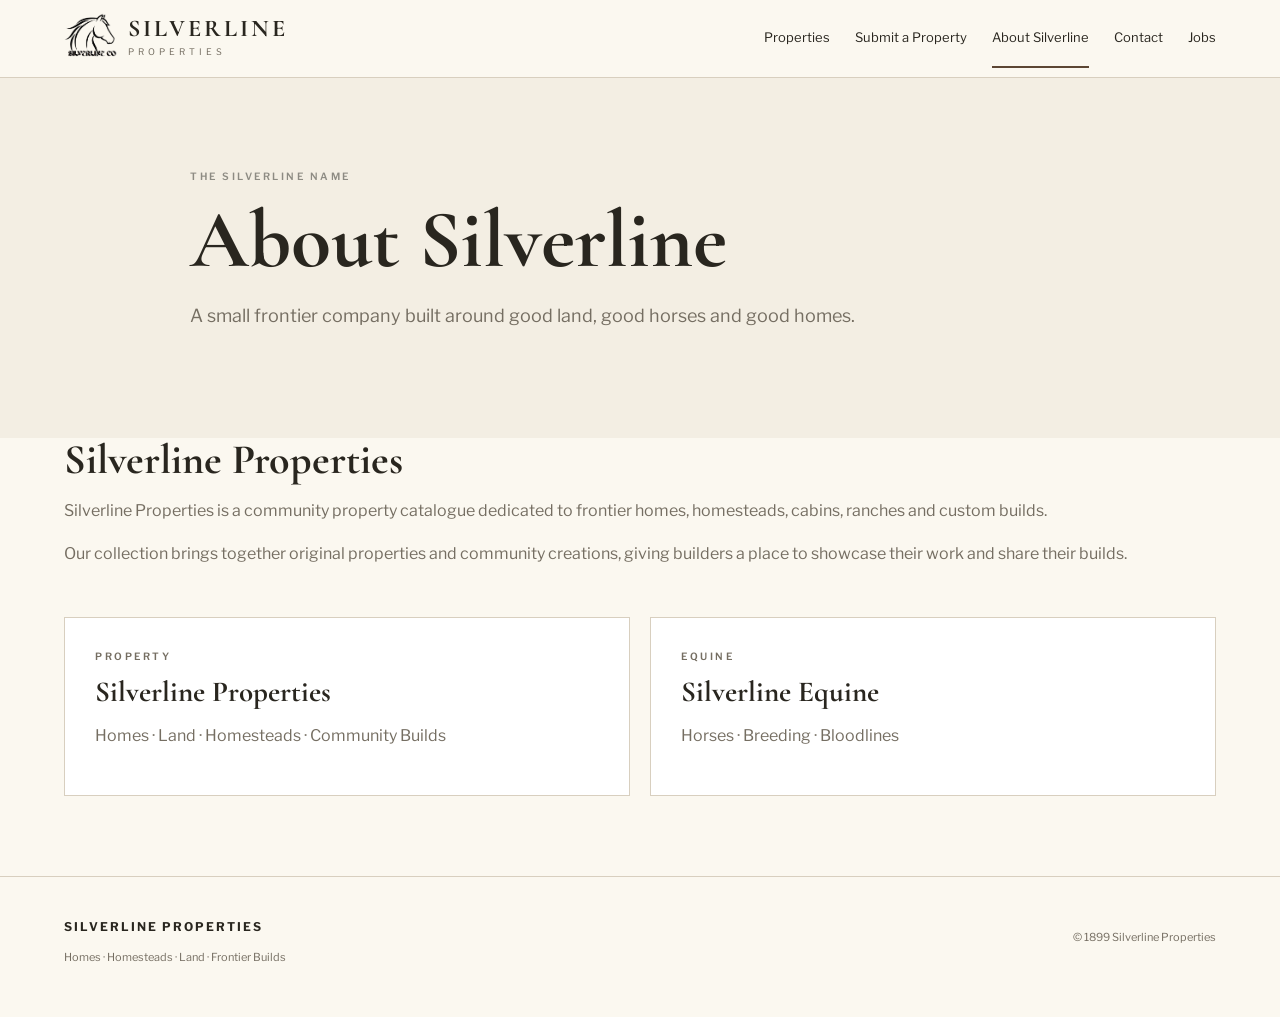
<file: about.html>
<!doctype html><html lang="en"><head><meta charset="utf-8"><meta name="viewport" content="width=device-width,initial-scale=1"><title>About Silverline | Silverline Properties</title><link rel="stylesheet" href="style.css"></head><body><header class="site-header"><a class="brand" href="index.html"><img src="assets/silverline-logo.png" alt="Silverline Co logo"><span class="brand-text"><b>SILVERLINE</b><small>PROPERTIES</small></span></a><nav><a href="index.html">Properties</a><a href="submit.html">Submit a Property</a><a class="active" href="about.html">About Silverline</a><a class="" href="contact.html">Contact</a><a class="" href="jobs.html">Jobs</a></nav></header><main><section class="page-hero"><div><p class="eyebrow">THE SILVERLINE NAME</p><h1>About Silverline</h1><p>A small frontier company built around good land, good horses and good homes.</p></div></section><section class="wrap prose"><h2>Silverline Properties</h2><p>Silverline Properties is a community property catalogue dedicated to frontier homes, homesteads, cabins, ranches and custom builds.</p><p>Our collection brings together original properties and community creations, giving builders a place to showcase their work and share their builds.</p><div class="company-grid"><div class="company"><p class="eyebrow">PROPERTY</p><h3>Silverline Properties</h3><p>Homes · Land · Homesteads · Community Builds</p></div><div class="company"><p class="eyebrow">EQUINE</p><h3>Silverline Equine</h3><p>Horses · Breeding · Bloodlines</p></div></div></section></main><footer><div><b>SILVERLINE PROPERTIES</b><p>Homes · Homesteads · Land · Frontier Builds</p></div><p>© 1899 Silverline Properties</p></footer></body></html>
</file>
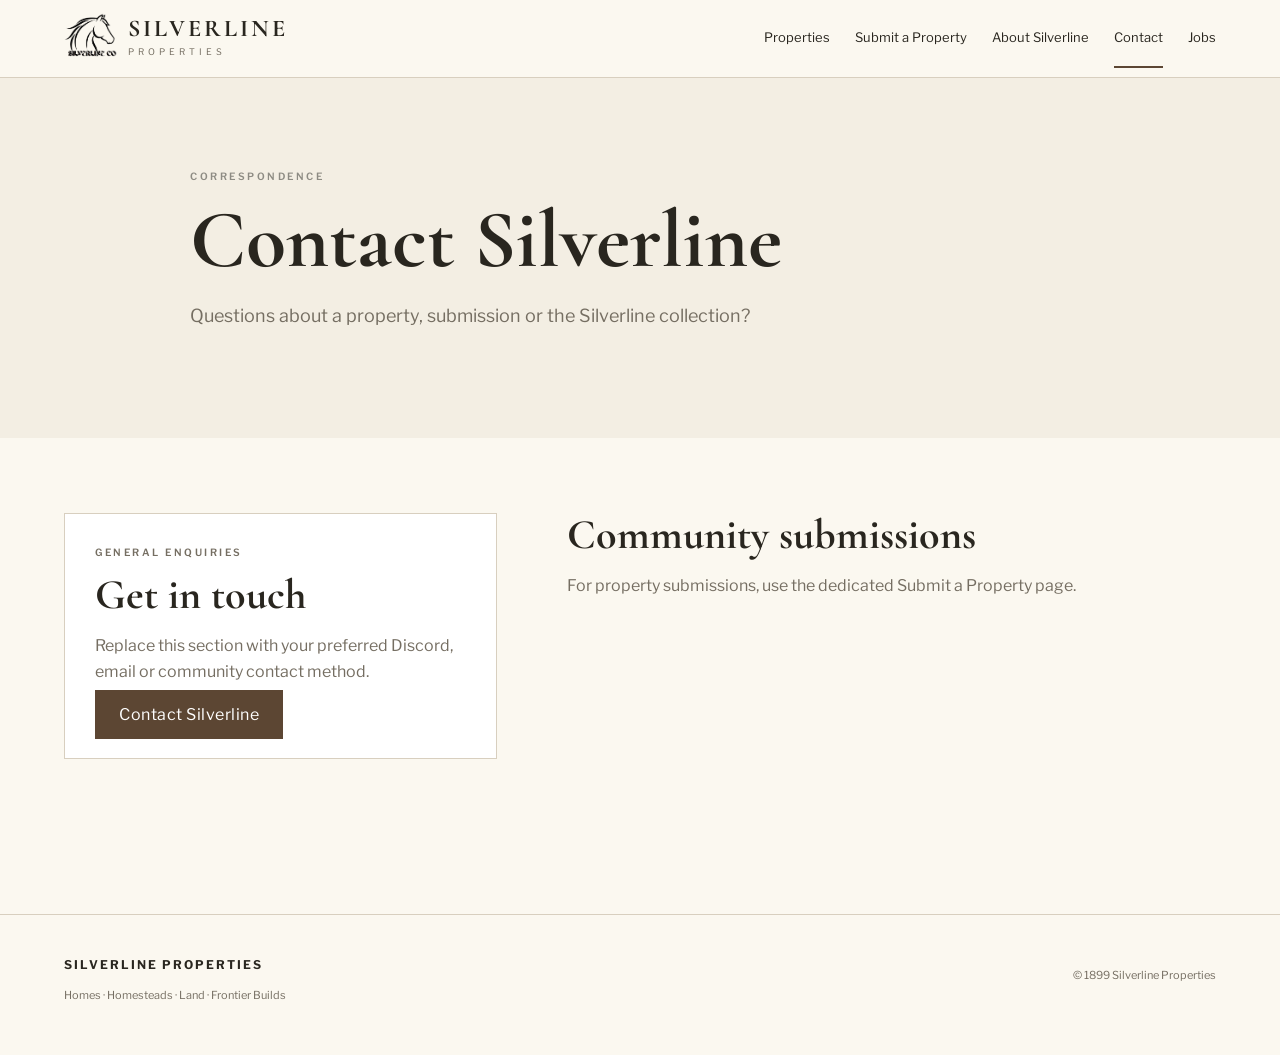
<file: contact.html>
<!doctype html><html lang="en"><head><meta charset="utf-8"><meta name="viewport" content="width=device-width,initial-scale=1"><title>Contact | Silverline Properties</title><link rel="stylesheet" href="style.css"></head><body><header class="site-header"><a class="brand" href="index.html"><img src="assets/silverline-logo.png" alt="Silverline Co logo"><span class="brand-text"><b>SILVERLINE</b><small>PROPERTIES</small></span></a><nav><a href="index.html">Properties</a><a href="submit.html">Submit a Property</a><a class="" href="about.html">About Silverline</a><a class="active" href="contact.html">Contact</a><a class="" href="jobs.html">Jobs</a></nav></header><main><section class="page-hero"><div><p class="eyebrow">CORRESPONDENCE</p><h1>Contact Silverline</h1><p>Questions about a property, submission or the Silverline collection?</p></div></section><section class="wrap contact"><div class="side-card"><p class="eyebrow">GENERAL ENQUIRIES</p><h2>Get in touch</h2><p>Replace this section with your preferred Discord, email or community contact method.</p><a class="button" href="#">Contact Silverline</a></div><div><h2>Community submissions</h2><p>For property submissions, use the dedicated <a class="text-link" href="submit.html">Submit a Property</a> page.</p></div></section></main><footer><div><b>SILVERLINE PROPERTIES</b><p>Homes · Homesteads · Land · Frontier Builds</p></div><p>© 1899 Silverline Properties</p></footer></body></html>
</file>
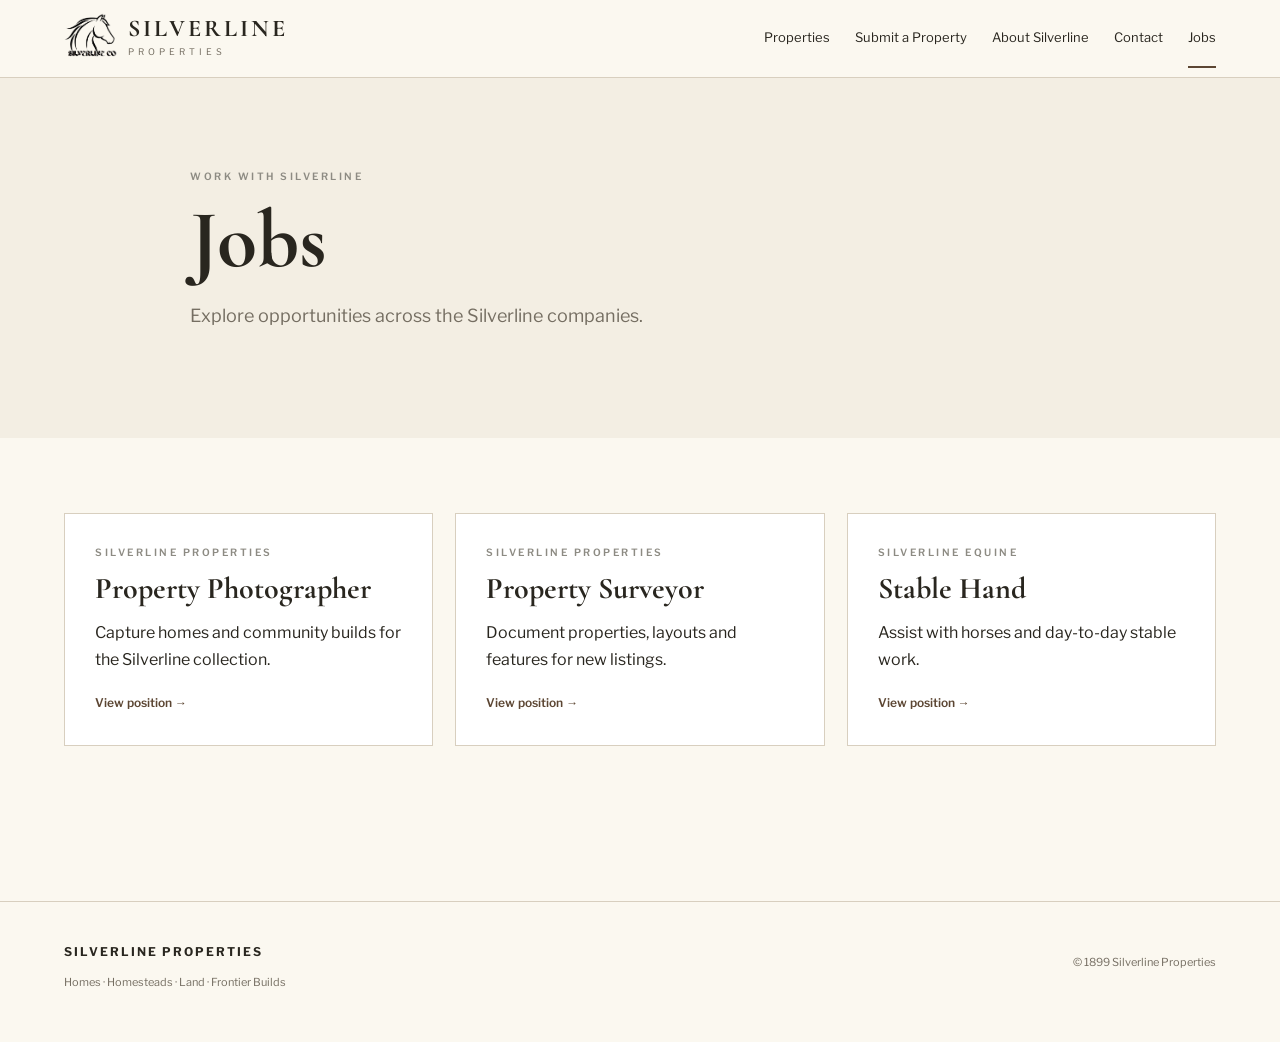
<file: jobs.html>
<!doctype html><html lang="en"><head><meta charset="utf-8"><meta name="viewport" content="width=device-width,initial-scale=1"><title>Jobs | Silverline Properties</title><link rel="stylesheet" href="style.css"></head><body><header class="site-header"><a class="brand" href="index.html"><img src="assets/silverline-logo.png" alt="Silverline Co logo"><span class="brand-text"><b>SILVERLINE</b><small>PROPERTIES</small></span></a><nav><a href="index.html">Properties</a><a href="submit.html">Submit a Property</a><a class="" href="about.html">About Silverline</a><a class="" href="contact.html">Contact</a><a class="active" href="jobs.html">Jobs</a></nav></header><main><section class="page-hero"><div><p class="eyebrow">WORK WITH SILVERLINE</p><h1>Jobs</h1><p>Explore opportunities across the Silverline companies.</p></div></section><section class="wrap jobs"><article><p class="eyebrow">SILVERLINE PROPERTIES</p><h2>Property Photographer</h2><p>Capture homes and community builds for the Silverline collection.</p><a href="#">View position →</a></article><article><p class="eyebrow">SILVERLINE PROPERTIES</p><h2>Property Surveyor</h2><p>Document properties, layouts and features for new listings.</p><a href="#">View position →</a></article><article><p class="eyebrow">SILVERLINE EQUINE</p><h2>Stable Hand</h2><p>Assist with horses and day-to-day stable work.</p><a href="#">View position →</a></article></section></main><footer><div><b>SILVERLINE PROPERTIES</b><p>Homes · Homesteads · Land · Frontier Builds</p></div><p>© 1899 Silverline Properties</p></footer></body></html>
</file>
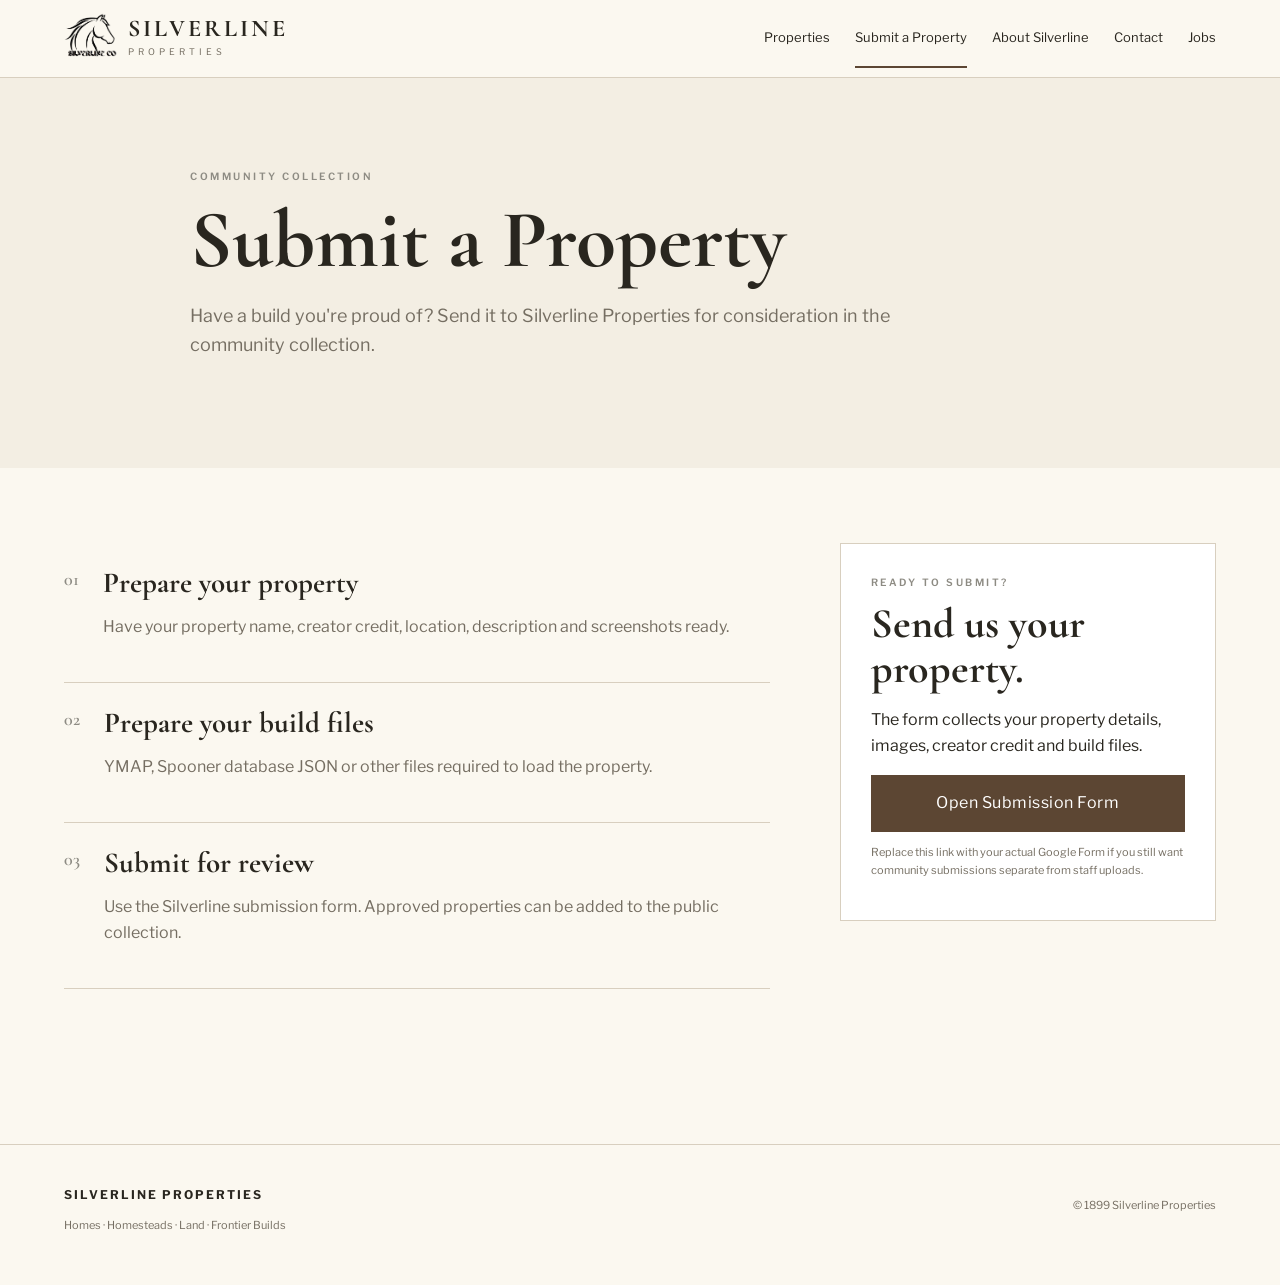
<file: submit.html>
<!doctype html><html lang="en"><head><meta charset="utf-8"><meta name="viewport" content="width=device-width,initial-scale=1"><title>Submit a Property | Silverline Properties</title><link rel="stylesheet" href="style.css"></head>
<body><header class="site-header"><a class="brand" href="index.html"><img src="assets/silverline-logo.png" alt="Silverline Co logo"><span class="brand-text"><b>SILVERLINE</b><small>PROPERTIES</small></span></a><nav><a href="index.html">Properties</a><a class="active" href="submit.html">Submit a Property</a><a href="about.html">About Silverline</a><a href="contact.html">Contact</a><a href="jobs.html">Jobs</a></nav></header><main><section class="page-hero"><div><p class="eyebrow">COMMUNITY COLLECTION</p><h1>Submit a Property</h1><p>Have a build you're proud of? Send it to Silverline Properties for consideration in the community collection.</p></div></section><section class="wrap submit-layout"><div><div class="step"><span>01</span><div><h3>Prepare your property</h3><p>Have your property name, creator credit, location, description and screenshots ready.</p></div></div><div class="step"><span>02</span><div><h3>Prepare your build files</h3><p>YMAP, Spooner database JSON or other files required to load the property.</p></div></div><div class="step"><span>03</span><div><h3>Submit for review</h3><p>Use the Silverline submission form. Approved properties can be added to the public collection.</p></div></div></div><aside class="side-card"><p class="eyebrow">READY TO SUBMIT?</p><h2>Send us your property.</h2><p>The form collects your property details, images, creator credit and build files.</p><a class="button full" href="https://forms.google.com/" target="_blank" rel="noopener">Open Submission Form</a><p class="small">Replace this link with your actual Google Form if you still want community submissions separate from staff uploads.</p></aside></section></main><footer><div><b>SILVERLINE PROPERTIES</b><p>Homes · Homesteads · Land · Frontier Builds</p></div><p>© 1899 Silverline Properties</p></footer></body></html>
</file>
<file: style.css>
@import url('https://fonts.googleapis.com/css2?family=Cormorant+Garamond:wght@500;600;700&family=Libre+Franklin:wght@400;500;600&display=swap');
:root{--ink:#29261f;--muted:#756e62;--cream:#f3eee3;--paper:#fbf8f0;--line:#d8cfbf;--silver:#8d8b83;--green:#33483d;--brown:#5c4633;--danger:#8a3f35;--success:#365f48}*{box-sizing:border-box}body{margin:0;color:var(--ink);background:var(--paper);font-family:"Libre Franklin",Arial,sans-serif;line-height:1.65}a{color:inherit;text-decoration:none}.site-header{min-height:78px;border-bottom:1px solid var(--line);display:flex;align-items:center;justify-content:space-between;padding:8px 5%;background:rgba(251,248,240,.97);position:sticky;top:0;z-index:5}.brand{display:flex;gap:10px;align-items:center}.brand img{width:54px;height:54px;object-fit:contain}.brand b{display:block;font:700 24px/1 "Cormorant Garamond",serif;letter-spacing:3px}.brand small{display:block;font-size:9px;letter-spacing:4px;color:var(--muted);margin-top:4px}nav{display:flex;gap:25px;font-size:13px}nav a{padding:18px 0;border-bottom:2px solid transparent}nav a:hover,nav .active{border-color:var(--brown)}h1,h2,h3{font-family:"Cormorant Garamond",serif;line-height:1.05;margin:0 0 14px}h1{font-size:clamp(48px,7vw,82px)}h2{font-size:42px}h3{font-size:29px}.hero{background:linear-gradient(90deg,rgba(32,29,23,.8),rgba(32,29,23,.25)),url('https://images.unsplash.com/photo-1500534623283-312aade485b7?auto=format&fit=crop&w=1800&q=80') center/cover;color:#fff;min-height:610px;display:flex;align-items:center}.hero-inner{max-width:1000px;margin:auto;width:90%;padding:80px 0}.eyebrow{font-size:10px;letter-spacing:2.5px;font-weight:600;color:var(--silver);margin:0 0 12px}.hero .eyebrow{color:#d9d1c3}.hero p:not(.eyebrow){max-width:600px;font-size:18px}.search{margin-top:35px;background:#fff;padding:9px;display:flex;max-width:820px}.search input,.search select{border:0;padding:15px;font:14px inherit;background:#fff;flex:1;min-width:0}.search button,.button{border:0;background:var(--brown);color:#fff;padding:15px 24px;font:600 12px inherit;letter-spacing:.5px;cursor:pointer}.wrap{width:min(1180px,90%);margin:0 auto}.section-head{display:flex;justify-content:space-between;align-items:end;padding:80px 0 30px}.result-count{font-size:12px;color:var(--muted)}.grid{display:grid;grid-template-columns:repeat(3,1fr);gap:24px}.card{border:1px solid var(--line);background:#fff}.photo{height:235px;background-position:center;background-size:cover;position:relative}.photo span{position:absolute;top:15px;left:15px;background:rgba(251,248,240,.9);padding:5px 9px;font-size:10px;text-transform:uppercase;letter-spacing:1px}.card-body{padding:22px}.meta{font-size:10px;letter-spacing:1.5px;text-transform:uppercase;color:var(--muted)}.card-body p{font-size:14px;color:var(--muted)}.facts{display:flex;gap:12px;flex-wrap:wrap;font-size:11px;color:var(--muted);border-top:1px solid var(--line);border-bottom:1px solid var(--line);padding:12px 0;margin:18px 0}.facts b{color:var(--ink)}.card-body a,.jobs a{font-size:12px;font-weight:600;color:var(--brown)}.notice{padding:25px 0;color:var(--muted)}.band{margin-top:90px;background:var(--green);color:#fff;padding:65px 8%;display:flex;align-items:center;justify-content:space-between;gap:30px}.band p:not(.eyebrow){max-width:650px;color:#d8ddd7}.button.light{background:#f4efe5;color:var(--ink)}.button.outline{background:transparent;border:1px solid var(--line);color:var(--ink)}.button.full{display:block;width:100%;text-align:center;margin:10px 0}.page-hero{background:var(--cream);padding:90px 5%}.page-hero>div{max-width:900px;margin:auto}.page-hero p:not(.eyebrow){max-width:700px;color:var(--muted);font-size:18px}.submit-layout,.property-grid,.contact{display:grid;grid-template-columns:1.5fr .8fr;gap:70px;padding:75px 0}.step{display:flex;gap:24px;border-bottom:1px solid var(--line);padding:25px 0}.step>span{font:600 18px "Cormorant Garamond",serif;color:var(--silver)}.step p,.prose p,.contact p{color:var(--muted)}.side-card{border:1px solid var(--line);padding:30px;background:#fff;height:max-content}.small{font-size:11px;color:var(--muted)}.gallery{width:90%;max-width:1250px;margin:35px auto 0;display:grid;grid-template-columns:2fr 1fr;gap:8px;height:530px}.gallery-main{height:100%;background-size:cover;background-position:center}.gallery-side{display:grid;grid-template-rows:1fr 1fr;gap:8px}.gallery-side .photo{height:100%}.property-head{display:flex;justify-content:space-between;gap:30px;padding:45px 0}.lead{font-size:18px;color:var(--muted)}.listing-note{border-left:1px solid var(--line);padding-left:25px;font-size:10px;letter-spacing:2px;color:var(--muted);align-self:center}.listing-note strong{color:var(--brown);line-height:2}.facts.large{font-size:13px;gap:28px}.facts.large span{display:flex;gap:6px}.property-grid h2{margin-top:45px}.features{padding:0;list-style:none;display:grid;grid-template-columns:1fr 1fr;gap:10px;color:var(--muted)}.features li:before{content:"✦";color:var(--silver);margin-right:9px}.company-grid{display:grid;grid-template-columns:1fr 1fr;gap:20px;margin-top:50px}.company,.jobs article{border:1px solid var(--line);padding:30px;background:#fff}.jobs{display:grid;grid-template-columns:repeat(3,1fr);gap:22px;padding:75px 0}.jobs article h2{font-size:30px}.contact{grid-template-columns:.8fr 1.2fr}.empty{padding:30px 0;color:var(--muted)}footer{border-top:1px solid var(--line);margin-top:80px;padding:40px 5%;display:flex;justify-content:space-between;gap:30px;color:var(--muted);font-size:11px}footer b{color:var(--ink);letter-spacing:2px;font-size:12px}
/* Admin */.admin-body{background:#f4efe6}.admin-header{position:static}.admin-shell{width:min(1180px,92%);margin:0 auto;padding:55px 0}.admin-top{display:flex;justify-content:space-between;align-items:end;gap:20px;margin-bottom:35px}.admin-actions{display:flex;gap:10px;flex-wrap:wrap}.admin-card{background:#fff;border:1px solid var(--line);padding:28px;margin-bottom:22px}.admin-table{width:100%;border-collapse:collapse}.admin-table th,.admin-table td{text-align:left;padding:14px;border-bottom:1px solid var(--line);font-size:13px}.admin-table th{font-size:10px;letter-spacing:1.5px;text-transform:uppercase;color:var(--muted)}.login-page{min-height:100vh;display:grid;place-items:center;padding:30px;background:radial-gradient(circle at top,#fffaf0,#eee6d7)}.login-card{width:min(430px,100%);background:#fff;border:1px solid var(--line);padding:40px}.login-logo{width:120px;height:120px;object-fit:contain;display:block;margin:0 auto 20px}.form-grid{display:grid;gap:18px}.field label{display:block;font-size:11px;font-weight:600;letter-spacing:1px;text-transform:uppercase;margin-bottom:7px}.field input,.field textarea,.field select{width:100%;border:1px solid var(--line);background:#fff;padding:13px 14px;font:14px inherit;color:var(--ink)}.field textarea{min-height:170px;resize:vertical}.form-row{display:grid;grid-template-columns:1fr 1fr;gap:18px}.status{padding:12px 14px;margin:15px 0;font-size:13px;display:none}.status.show{display:block}.status.error{background:#f7e8e5;color:var(--danger)}.status.success{background:#e7f0e9;color:var(--success)}.dropzone{border:2px dashed #c9bdab;padding:30px;text-align:center;background:#fcfaf5;cursor:pointer}.dropzone.drag{border-color:var(--brown);background:#f2eadc}.dropzone input{display:none}.previews{display:grid;grid-template-columns:repeat(4,1fr);gap:12px;margin-top:15px}.preview{position:relative;border:1px solid var(--line);background:#eee;height:130px}.preview img{width:100%;height:100%;object-fit:cover}.preview button{position:absolute;top:5px;right:5px;border:0;background:#fff;color:var(--danger);border-radius:50%;width:28px;height:28px;cursor:pointer}.login-link{font-size:12px;color:var(--brown)}.admin-brand img{width:44px;height:44px}.danger{background:var(--danger)}
@media(max-width:800px){.site-header{height:auto;padding:14px 5%;align-items:flex-start;gap:12px;flex-direction:column}.brand img{width:46px;height:46px}nav{width:100%;overflow:auto;gap:18px}nav a{padding:4px 0;white-space:nowrap}.hero{min-height:520px}.search{flex-direction:column}.grid,.jobs,.company-grid,.submit-layout,.property-grid,.contact{grid-template-columns:1fr}.section-head{padding-top:55px}.band,.property-head,.admin-top{flex-direction:column;align-items:flex-start}.gallery{height:420px;grid-template-columns:1fr}.gallery-side{display:none}.features{grid-template-columns:1fr}.form-row{grid-template-columns:1fr}.previews{grid-template-columns:repeat(2,1fr)}.admin-table{display:block;overflow:auto;white-space:nowrap}footer{flex-direction:column}}
</file>
